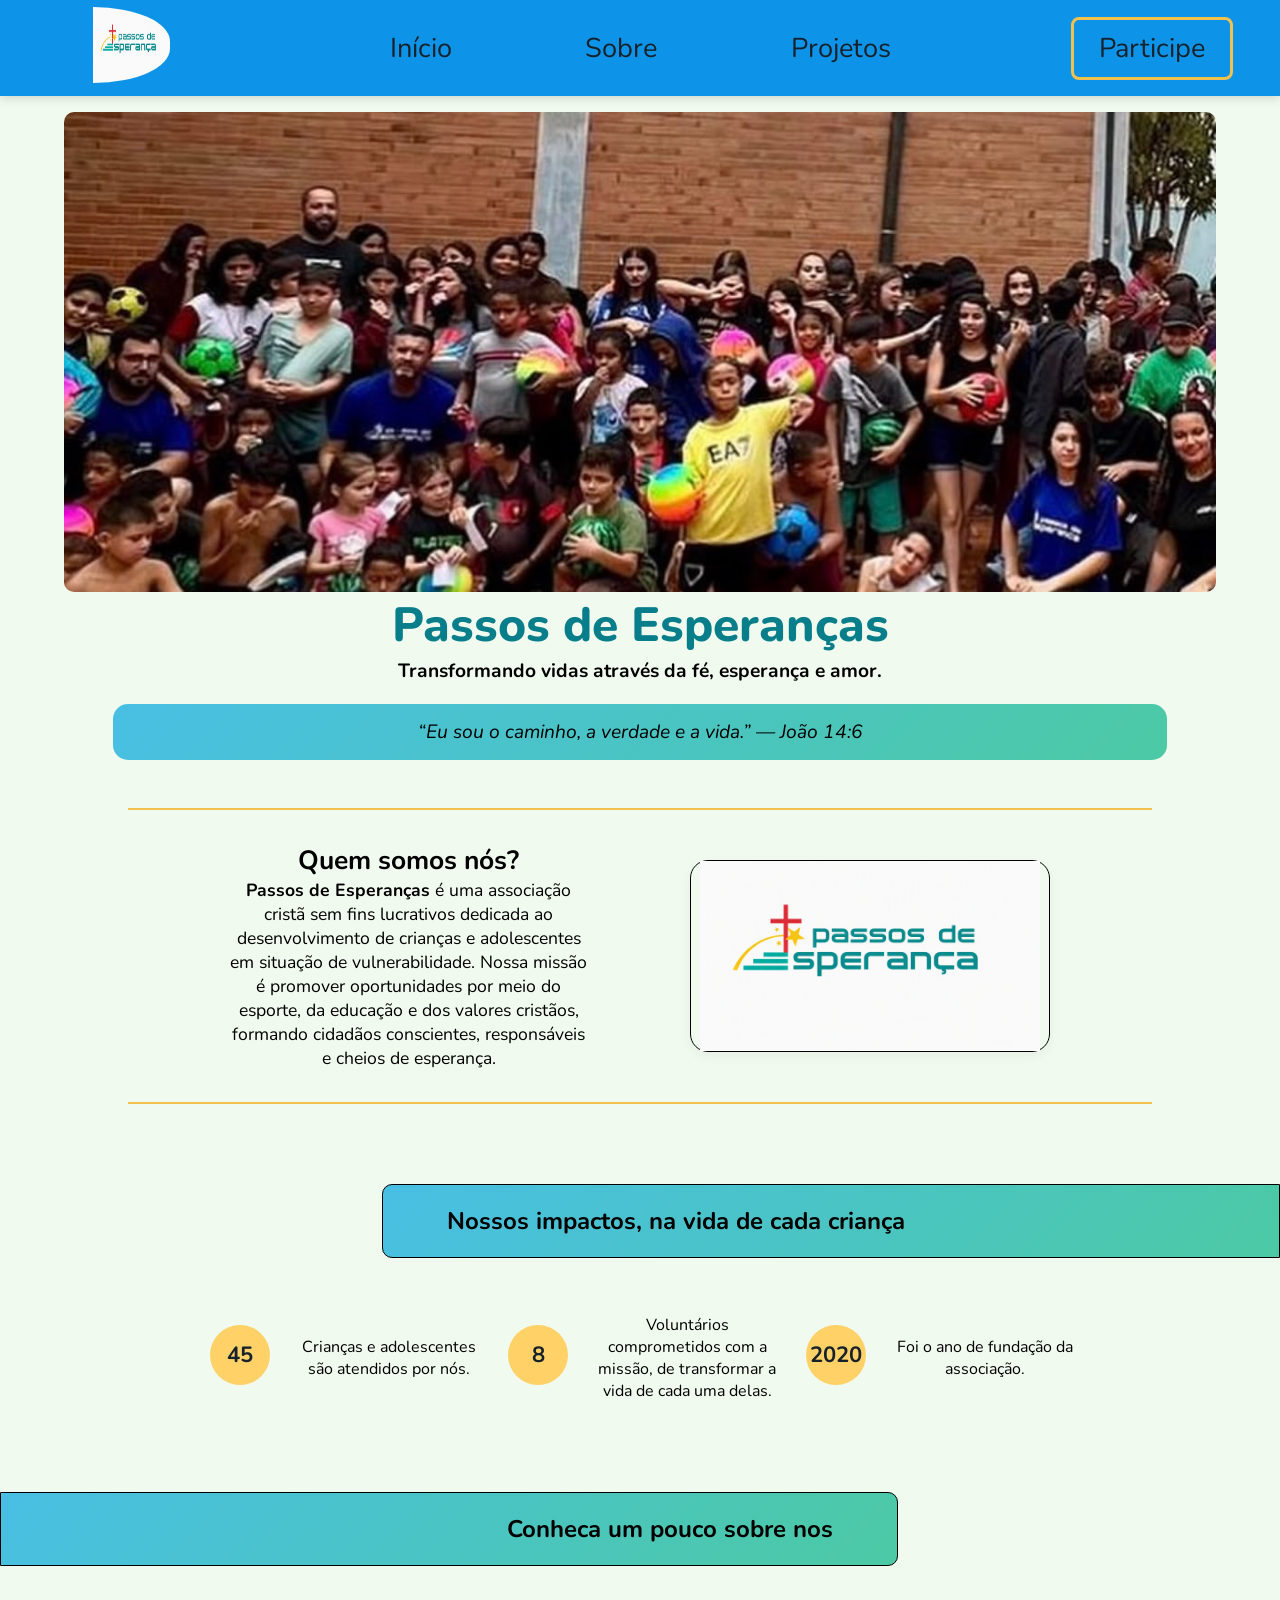
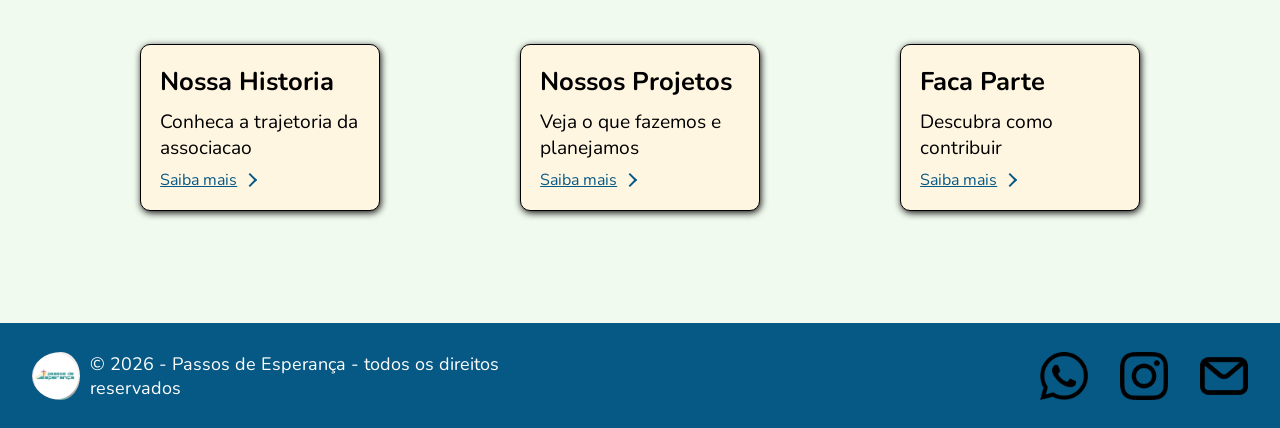
<file: Public/index.html>
<!DOCTYPE html>
<html lang="pt-BR">
<head>
    <meta charset="UTF-8">
    <meta name="viewport" content="width=device-width, initial-scale=1.0">
    <link rel="stylesheet" href="../Resources/Css/index.css">
    <link rel="icon" type="image/png" href="../Resources/Images/logo.png">
    <title>Passos de Esperanças</title>
</head>
<body>
    <header>
        <div class="hero_logo">
            <a href="index.html">
                <img src="../Resources/Images/logo.png">
            </a>
        </div>
        <div class="hero_links">
            <a href="index.html">Início</a>
            <a href="sobre.html">Sobre</a>
            <a href="projeto.html">Projetos</a>
        </div>
        <div class="hero_part">
            <a href="partcipe.html">Participe</a>
        </div>
    </header>
    <main>
        <div class="introducao">
            <div class="painel_fotos">
                <img src="../Resources/Images/foto1.jpeg" class="foto ativa">
                <img src="../Resources/Images/foto2.jpeg" class="foto">
            </div>
            <h1>Passos de Esperanças</h1>
            <p><strong>Transformando vidas através da fé, esperança e amor.</strong></p>
            <blockquote>
                <p>“Eu sou o caminho, a verdade e a vida.” — João 14:6</p>
            </blockquote>
        </div>
        <div class="quem_somos_div">
            <div class="quem_somos_texto">
                <h2>Quem somos nós?</h2>
                <p>
                    <strong>Passos de Esperanças</strong> é uma associação cristã sem fins lucrativos
                    dedicada ao desenvolvimento de crianças e adolescentes em situação de vulnerabilidade.
                    Nossa missão é promover oportunidades por meio do esporte, da educação e dos valores
                    cristãos, formando cidadãos conscientes, responsáveis e cheios de esperança.
                </p>
            </div>
            <div class="quem_somos_foto">
                <img src="../Resources/Images/logo.png" alt="Logo Passos de Esperança">
            </div>
        </div>
        <div class="impacto">
            <div class="impacto_line_config">
                <div class="impacto_line">
                    <h2>Nossos impactos, na vida de cada criança</h2>
                </div>
            </div>
            <div class="impacto_cont">
                <h3>45</h3>
                <p>Crianças e adolescentes são atendidos por nós.</p>
                <h3>8</h3>
                <p>Voluntários comprometidos com a missão, 
                    de transformar a vida de cada uma delas.
                </p>
                <h3>2020</h3>
                <p>Foi o ano de fundação da associação.</p>
            </div>
        </div>
        <div class="sobre">
            <div class="listra_fill">
                <div class="listra_fill_bac">
                    <h2>Conheca um pouco sobre nos</h2>
                </div>
            </div>
            <div class="sobre_cards">
                <div class="sobre_card">
                    <h2>Nossa Historia</h2>
                    <p>Conheca a trajetoria da associacao</p>
                    <a href="sobre.html" class="link-seta">Saiba mais <span class="seta"></span></a>
                </div>
                <div class="sobre_card">
                    <h2>Nossos Projetos</h2>
                    <p>Veja o que fazemos e planejamos</p>
                    <a href="projeto.html" class="link-seta">Saiba mais <span class="seta"></span></a>
                </div>
                <div class="sobre_card">
                    <h2>Faca Parte</h2>
                    <p>Descubra como contribuir</p>
                    <a href="partcipe.html" class="link-seta">Saiba mais <span class="seta"></span></a>
                </div>
            </div>
        </div>
        <script src="../Resources/Js/animation.js"></script>
    </main>
    <footer>
        <div class="direitos">
            <div class="direitos_cont">
                <img src="../Resources/Images/logorodape.jpeg">
                <p>© 2026 - Passos de Esperança - todos os direitos reservados</p>
            </div>
        </div>
        <div class="icons_foot">
            <div class="icons_foot_cont">
                <a href="https://wa.me/5518997844685" target="_blank">
                    <img class="icon_normal" src="../Resources/Images/whatsapp.png">
                    <img class="icon_hover" src="../Resources/Images/whatsapp-circle.png">
                </a>
                <a href="https://www.instagram.com/passosdeesperancaassis?stkn=MXU1dTA1ZWQzenB1bQ==" target="_blank">
                    <img class="icon_normal" src="../Resources/Images/instagram.png">
                    <img class="icon_hover" src="../Resources/Images/instagram-circle.png">
                </a>
                <a href="mailto:jcszneto@gmail.com" target="_blank">
                    <img class="icon_normal" src="../Resources/Images/o-email_circle.png">
                    <img class="icon_hover" src="../Resources/Images/o-email.png">
                </a>
            </div>
        </div>
    </footer>
</body>
</html>
</file>
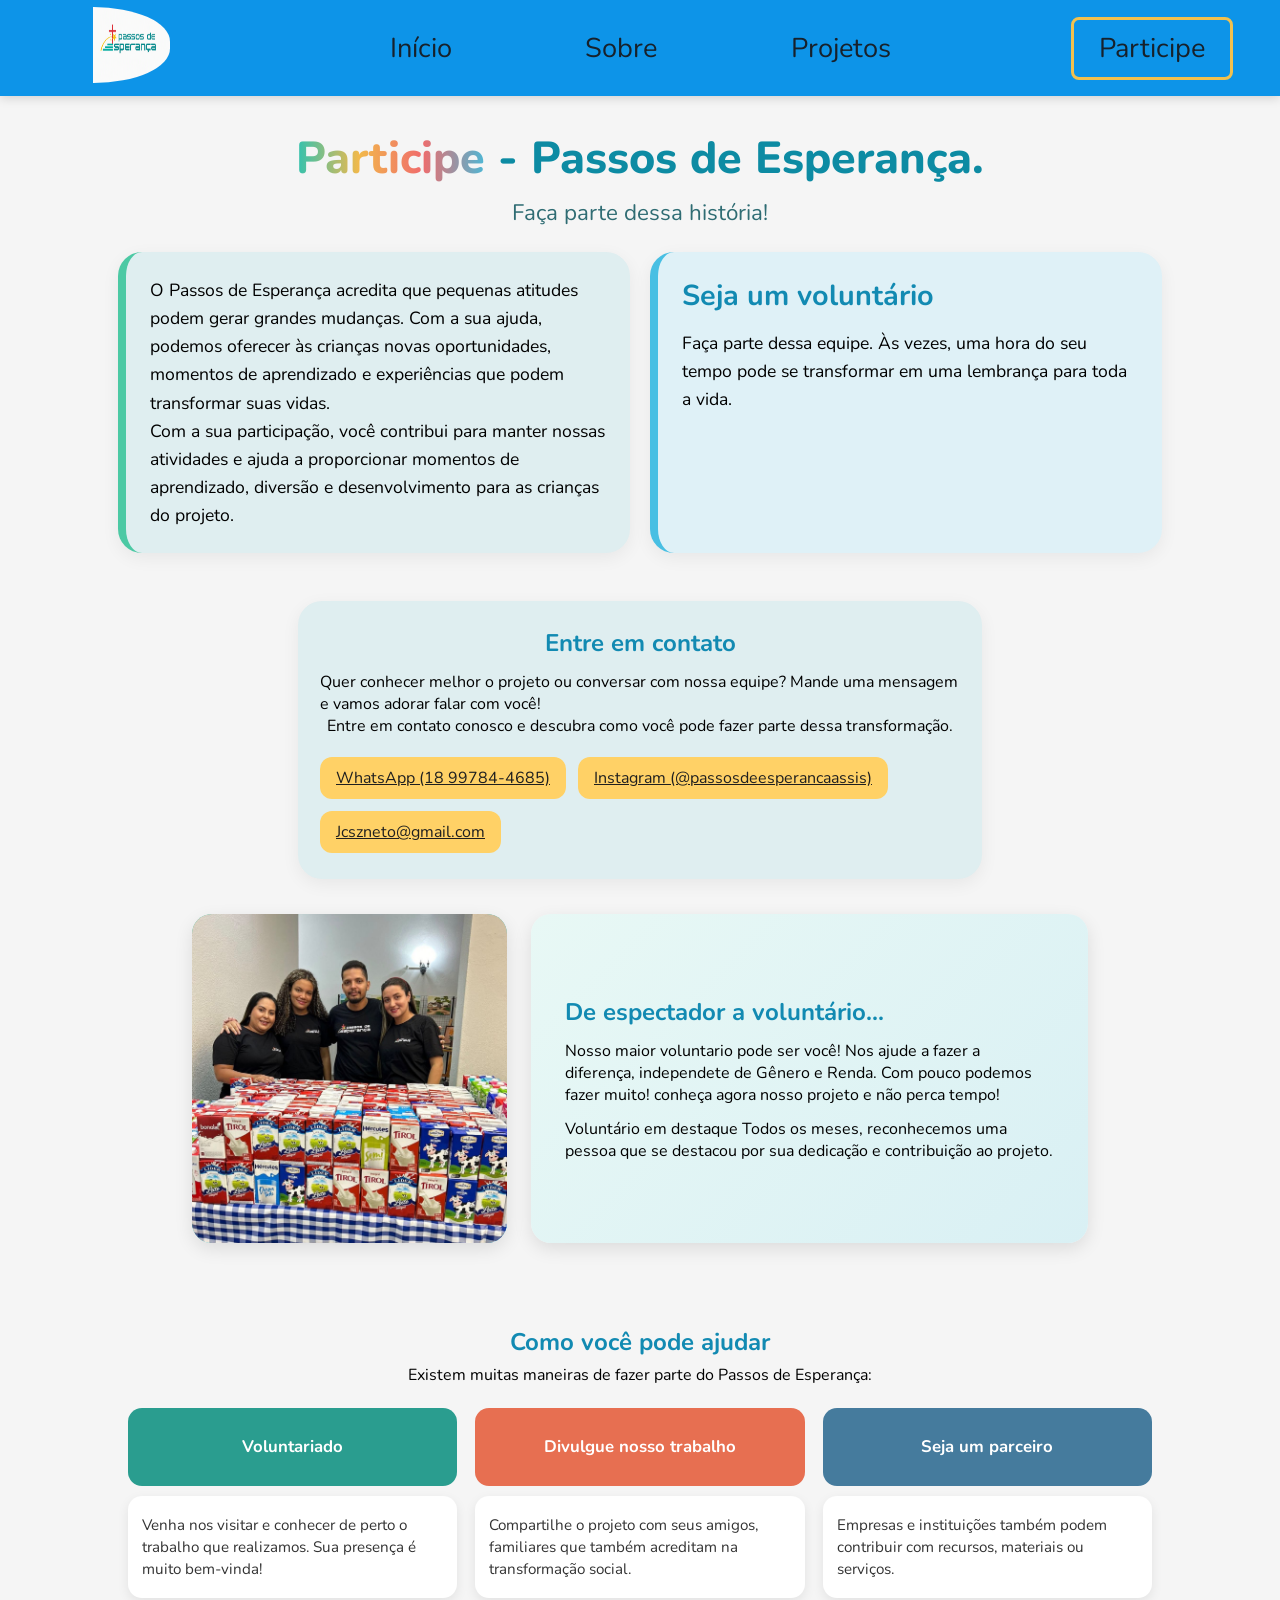
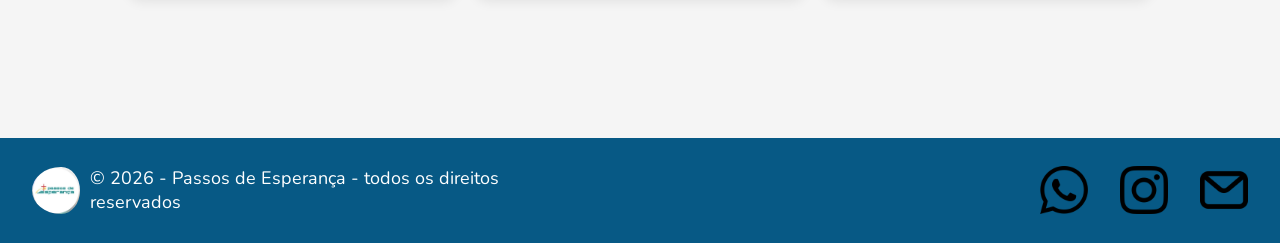
<file: Public/Partcipe.html>
<!DOCTYPE html>
<html lang="pt-br">
<head>
    <meta charset="UTF-8">
    <meta name="viewport" content="width=device-width, initial-scale=1.0">
    <link rel="stylesheet" href="../Resources/Css/part.css">
    <link rel="icon" type="image/png" href="../Resources/Images/logo.png">
    <title>Participe - Passos de Esperança</title>
</head>
<body>
    <header>
        <div class="hero_logo">
            <a href="index.html">
                <img src="../Resources/Images/logo.png">
            </a>
        </div>
        <div class="hero_links">
            <a href="index.html">Início</a>
            <a href="sobre.html">Sobre</a>
            <a href="projeto.html">Projetos</a>
        </div>
        <div class="hero_part">
            <a href="partcipe.html">Participe</a>
        </div>
    </header>
    <main>
        <div class="participe">
            <h1 class="participe-titulo">
                <span class="titulo-participe">Participe</span> - Passos de Esperança.
            </h1>
            <p class="participe-intro">
                Faça parte dessa história!
            </p>
        </div>
        <div class="participe_layout">
            <div class="participe_card participe_card_esquerda">
                <p>
                    O Passos de Esperança acredita que pequenas atitudes podem gerar grandes mudanças.
                    Com a sua ajuda, podemos oferecer às crianças novas oportunidades, momentos de
                    aprendizado e experiências que podem transformar suas vidas.
                </p>
                <p>
                    Com a sua participação, você contribui para manter nossas atividades e ajuda a
                    proporcionar momentos de aprendizado, diversão e desenvolvimento para as crianças
                    do projeto.
                </p>
            </div>
            <div class="participe_card participe_card_direita">
                <h2>Seja um voluntário</h2>
                <p>
                    Faça parte dessa equipe. Às vezes, uma hora do seu tempo pode se transformar em
                    uma lembrança para toda a vida.
                </p>
            </div>
        </div>
        <div class="contato">
            <div class="contato_card">
                <h2>
                    Entre em contato
                </h2>
                <p>
                    Quer conhecer melhor o projeto ou conversar com nossa equipe?
                    Mande uma mensagem e vamos adorar falar com você!
                </p>
                <p>
                    Entre em contato conosco e descubra como você pode fazer parte dessa transformação.
                </p>
                <div class="links_contato">
                    <a href="https://wa.me/5518997844685" target="_blank">
                        WhatsApp (18 99784-4685)
                    </a>
                    <a href="https://www.instagram.com/passosdeesperancaassis?stkn=MXU1dTA1ZWQzenB1bQ==" target="_blank">
                        Instagram (@passosdeesperancaassis)
                    </a>
                    <a href="mailto:Jcszneto@gmail.com">
                        Jcszneto@gmail.com
                    </a>
                </div>
            </div>
        </div>
        <div class="destaque">
            <div class="destaque_voluntario">
                <div class="foto_voluntario_card">
                    <img src="../Resources/Images/voluntarios.jpeg" alt="Foto do voluntário">
                </div>
                <div class="texto_voluntario_card">
                    <h2>
                        De espectador a voluntário...
                    </h2>
                    <p>
                        Nosso maior voluntario pode ser você! Nos ajude a fazer a diferença, 
                        independete de Gênero e Renda. Com pouco podemos fazer muito! 
                        conheça agora nosso projeto e não perca tempo!
                    </p>
                    <p>
                        Voluntário em destaque Todos os meses, 
                        reconhecemos uma pessoa que se destacou por sua dedicação e 
                        contribuição ao projeto.
                    </p>
                </div>
            </div>
        </div>
        <div class="ajuda">
            <div class="ajuda_section">
                <h2>Como você pode ajudar</h2>
                <p class="ajuda_intro">Existem muitas maneiras de fazer parte do Passos de Esperança:</p>

                <div class="ajuda_grid">
                    <article class="ajuda_item ajuda_voluntario">
                        <h3>Voluntariado</h3>
                        <p>
                            Venha nos visitar e conhecer de perto o trabalho que realizamos.
                            Sua presença é muito bem-vinda!
                        </p>
                    </article>
                    <article class="ajuda_item ajuda_divulgue">
                        <h3>Divulgue nosso trabalho</h3>
                        <p>Compartilhe o projeto com seus amigos,
                        familiares que também acreditam na transformação social.</p>
                    </article>
                    <article class="ajuda_item ajuda_parceiro">
                        <h3>Seja um parceiro</h3>
                        <p>Empresas e instituições também podem contribuir com recursos, 
                        materiais ou serviços.</p>
                    </article>
                </div>
            </div>
        </div>
    </main>
    <footer>
        <div class="direitos">
            <div class="direitos_cont">
                <img src="../Resources/Images/logorodape.jpeg">
                <p>© 2026 - Passos de Esperança - todos os direitos reservados</p>
            </div>
        </div>
        <div class="icons_foot">
            <div class="icons_foot_cont">
                <a href="https://wa.me/5518997844685" target="_blank">
                    <img class="icon_normal" src="../Resources/Images/whatsapp.png">
                    <img class="icon_hover" src="../Resources/Images/whatsapp-circle.png">
                </a>
                <a href="https://www.instagram.com/passosdeesperancaassis?stkn=MXU1dTA1ZWQzenB1bQ==" target="_blank">
                    <img class="icon_normal" src="../Resources/Images/instagram.png">
                    <img class="icon_hover" src="../Resources/Images/instagram-circle.png">
                </a>
                <a href="mailto:jcszneto@gmail.com" target="_blank">
                    <img class="icon_normal" src="../Resources/Images/o-email_circle.png">
                    <img class="icon_hover" src="../Resources/Images/o-email.png">
                </a>
            </div>
        </div>
    </footer>
</body>
</html>
</file>
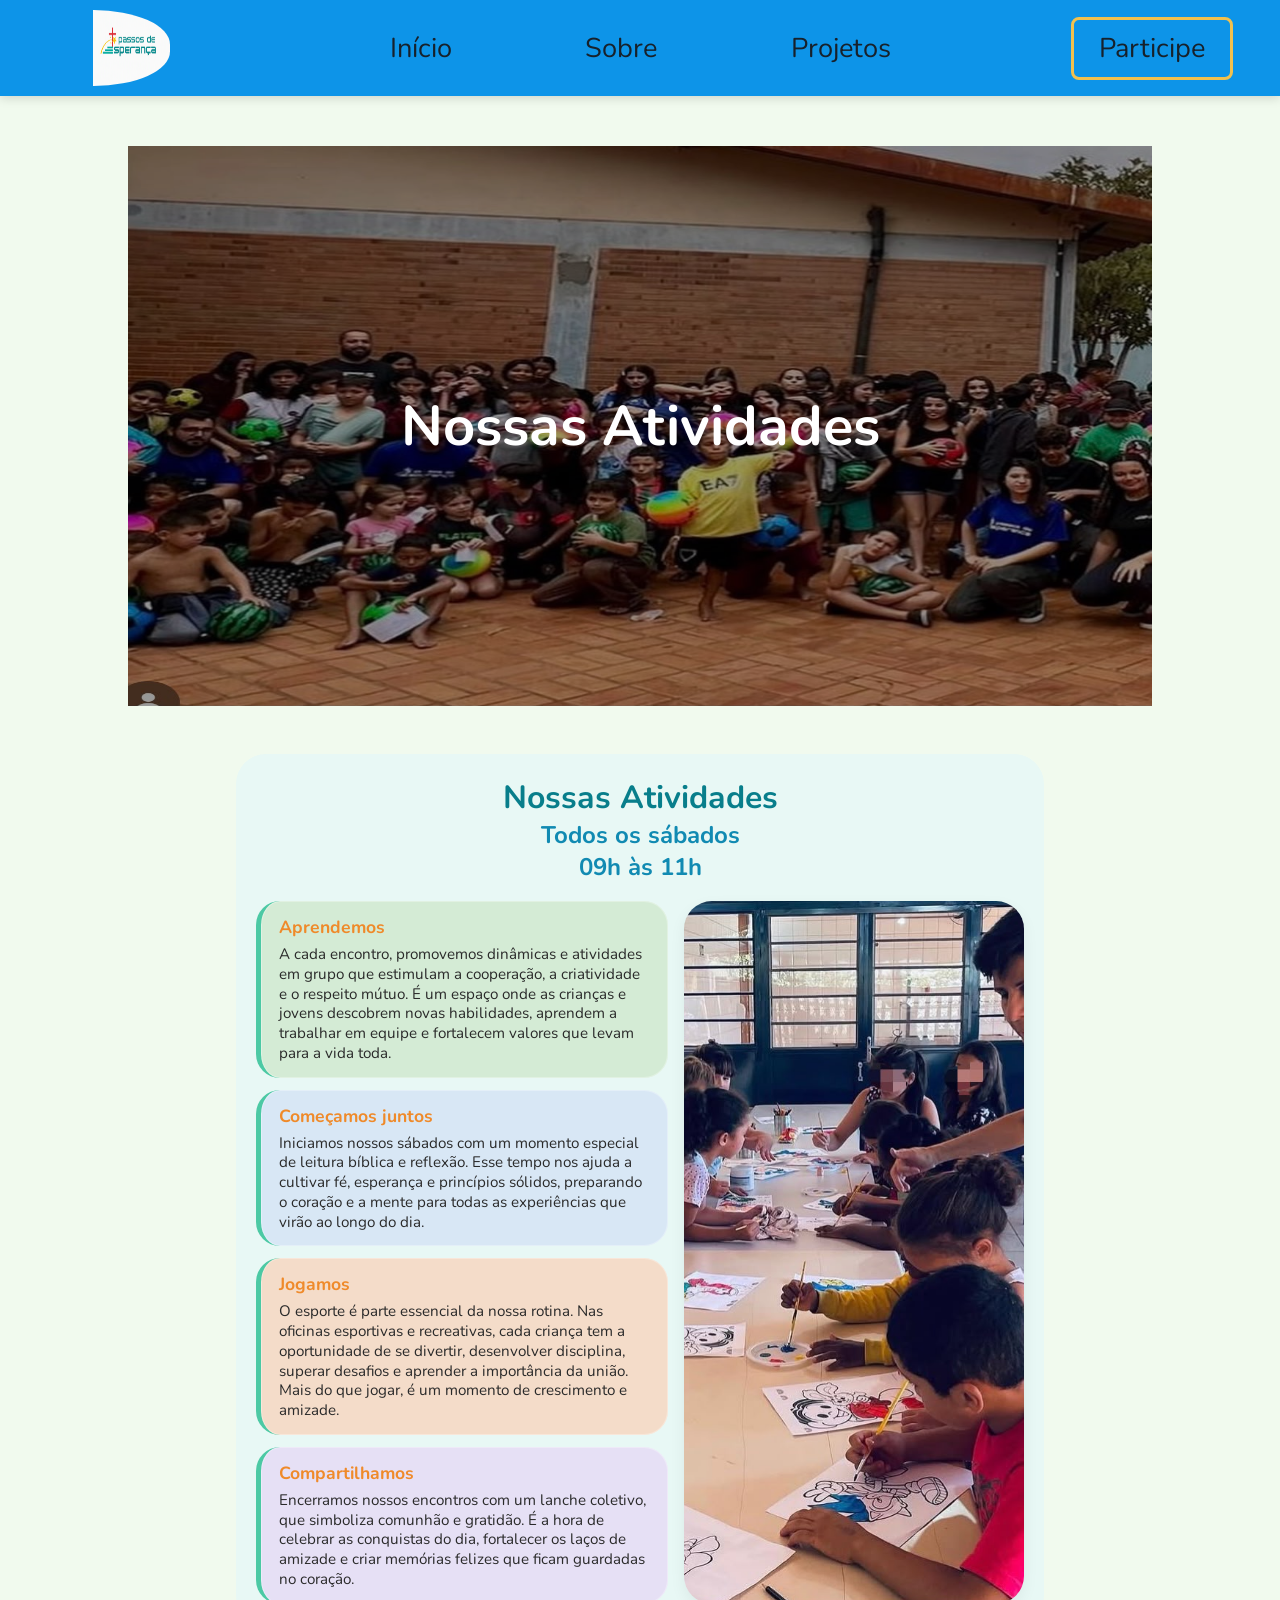
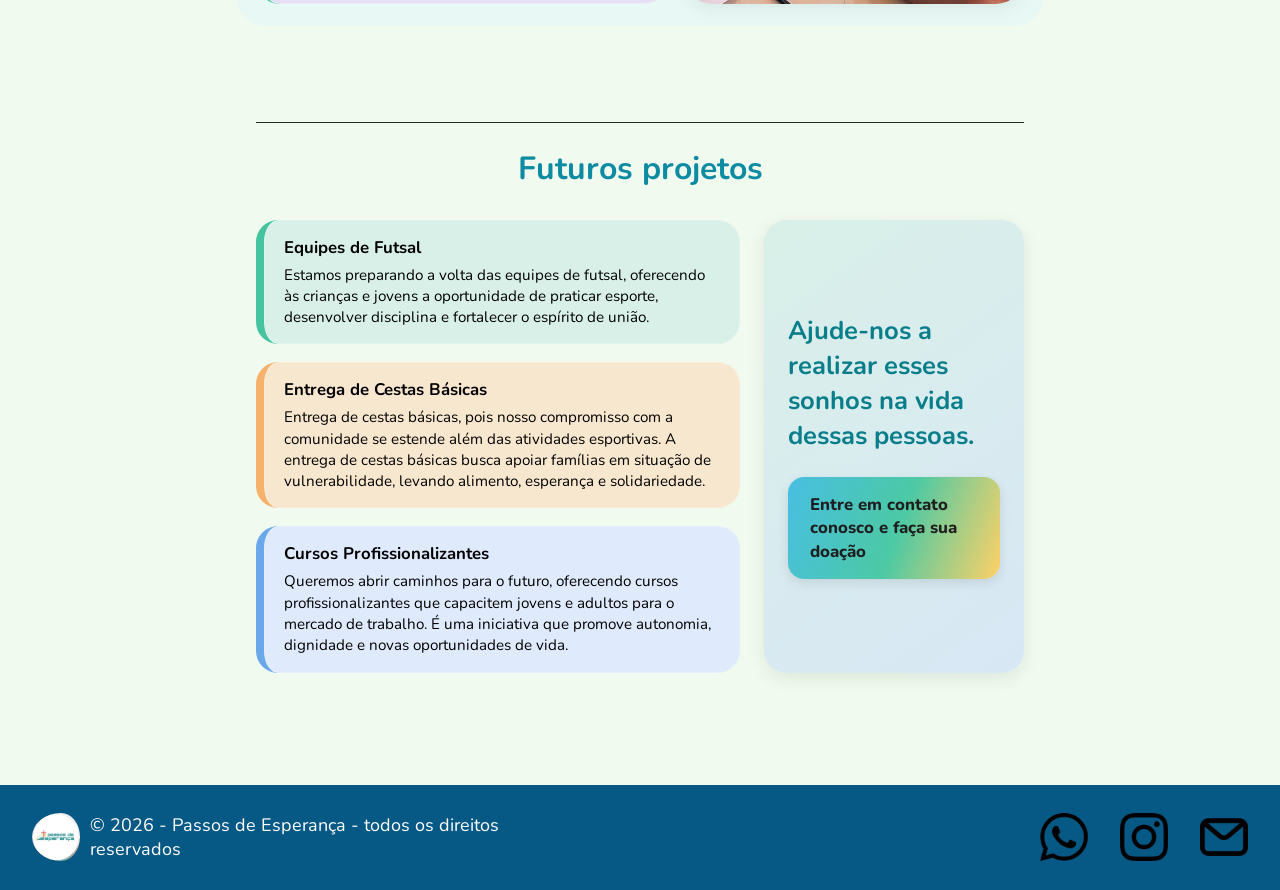
<file: Public/projeto.html>
!DOCTYPE html>
<html lang="pt-br">
<head>
    <meta charset="UTF-8">
    <meta name="viewport" content="width=device-width, initial-scale=1.0">
    <link rel="stylesheet" href="../Resources/Css/projeto.css">
    <link rel="icon" type="image/png" href="../Resources/Images/logo.png">
    <title>Projetos - Passos de Esperança</title>
</head>
<body>
    <header>
        <div class="hero_logo">
            <a href="index.html">
                <img src="../Resources/Images/logo.png">
            </a>
        </div>
        <div class="hero_links">
            <a href="index.html">Início</a>
            <a href="sobre.html">Sobre</a>
            <a href="projeto.html">Projetos</a>
        </div>
        <div class="hero_part">
            <a href="partcipe.html">Participe</a>
        </div>
    </header>
    <main>
        <div class="main_intro">
            <div class="main_intro_img">
                <img src="../Resources/Images/foto1.jpeg">
                <div class="main_intro_tex">
                    <h1>Nossas Atividades</h1>
                </div>
            </div>
        </div>
        <div class="atividades">
            <div class="atividades_section">
                <h1>Nossas Atividades</h1>
                <h2>Todos os sábados<br>
                    09h às 11h
                </h2>
                <div class="atividades_layout">
                    <div class="lista_atividades">
                        <div class="atividade_card card_1">
                            <h3>Aprendemos</h3>
                            <p>
                            A cada encontro, promovemos dinâmicas e atividades em grupo que estimulam a cooperação, 
                            a criatividade e o respeito mútuo. É um espaço onde as crianças e jovens descobrem novas habilidades, 
                            aprendem a trabalhar em equipe e fortalecem valores que levam para a vida toda.
                            </p>
                        </div>
                        <div class="atividade_card card_2">
                            <h3>Começamos juntos</h3>
                            <p>
                            Iniciamos nossos sábados com um momento especial de leitura bíblica e reflexão. 
                            Esse tempo nos ajuda a cultivar fé, esperança e princípios sólidos, 
                            preparando o coração e a mente para todas as experiências que virão ao longo do dia.
                            </p>
                        </div>
                        <div class="atividade_card card_3">
                            <h3>Jogamos</h3>
                            <p>
                            O esporte é parte essencial da nossa rotina. 
                            Nas oficinas esportivas e recreativas, cada criança tem a oportunidade de se divertir, 
                            desenvolver disciplina, superar desafios e aprender a importância da união. Mais do que jogar, 
                            é um momento de crescimento e amizade.
                            </p>
                        </div>
                        <div class="atividade_card card_4">
                            <h3>Compartilhamos</h3>
                            <p>
                            Encerramos nossos encontros com um lanche coletivo,
                            que simboliza comunhão e gratidão. É a hora de celebrar as conquistas do dia, 
                            fortalecer os laços de amizade e criar memórias felizes que ficam guardadas no coração.
                            </p>
                        </div>
                    </div>

                    <div class="atividade_imagem">
                      <img src="../Resources/Images/nossasativs.jpeg">
                    </div>
                </div>
            </div>
        </div>
        <div class="projetos">
            <div class="projetos_section">
                <h1>Futuros projetos</h1>
                <div class="projetos_layout">
                    <div class="lista_projetos">
                        <article class="projeto_card projeto_1">
                            <h3>Equipes de Futsal</h3>
                            <p>
                             Estamos preparando a volta das equipes de futsal, 
                             oferecendo às crianças e jovens a oportunidade de praticar esporte,
                             desenvolver disciplina e fortalecer o espírito de união.
                            </p>
                        </article>
                        <article class="projeto_card projeto_2">
                            <h3>Entrega de Cestas Básicas</h3>
                            <p>
                             Entrega de cestas básicas, pois nosso compromisso com a comunidade se 
                             estende além das atividades esportivas. 
                             A entrega de cestas básicas busca apoiar famílias em situação de vulnerabilidade, 
                             levando alimento, esperança e solidariedade.
                            </p>
                        </article>
                        <article class="projeto_card projeto_3">
                            <h3>Cursos Profissionalizantes</h3>
                            <p>
                             Queremos abrir caminhos para o futuro, 
                             oferecendo cursos profissionalizantes que capacitem jovens e
                             adultos para o mercado de trabalho. 
                             É uma iniciativa que promove autonomia, dignidade e novas oportunidades de vida.
                            </p>
                        </article>
                    </div>
                    <div class="doacao_card">
                        <h2>Ajude-nos a realizar esses sonhos na vida dessas pessoas.</h2>
                        <a class="doacao_botao" href="https://wa.me/5518997844685" target="_blank" rel="noopener noreferrer">
                            Entre em contato conosco e faça sua doação
                        </a>
                    </div>
                </div>
            </div>
        </div>
    </main>
    <footer>
        <div class="direitos">
            <div class="direitos_cont">
                <img src="../Resources/Images/logorodape.jpeg">
                <p>© 2026 - Passos de Esperança - todos os direitos reservados</p>
            </div>
        </div>
        <div class="icons_foot">
            <div class="icons_foot_cont">
                <a href="https://wa.me/5518997844685" target="_blank">
                    <img class="icon_normal" src="../Resources/Images/whatsapp.png">
                    <img class="icon_hover" src="../Resources/Images/whatsapp-circle.png">
                </a>
                <a href="https://www.instagram.com/passosdeesperancaassis?stkn=MXU1dTA1ZWQzenB1bQ==" target="_blank">
                    <img class="icon_normal" src="../Resources/Images/instagram.png">
                    <img class="icon_hover" src="../Resources/Images/instagram-circle.png">
                </a>
                <a href="mailto:jcszneto@gmail.com" target="_blank">
                    <img class="icon_normal" src="../Resources/Images/o-email_circle.png">
                    <img class="icon_hover" src="../Resources/Images/o-email.png">
                </a>
            </div>
        </div>
    </footer>
</body>
</html>
</file>
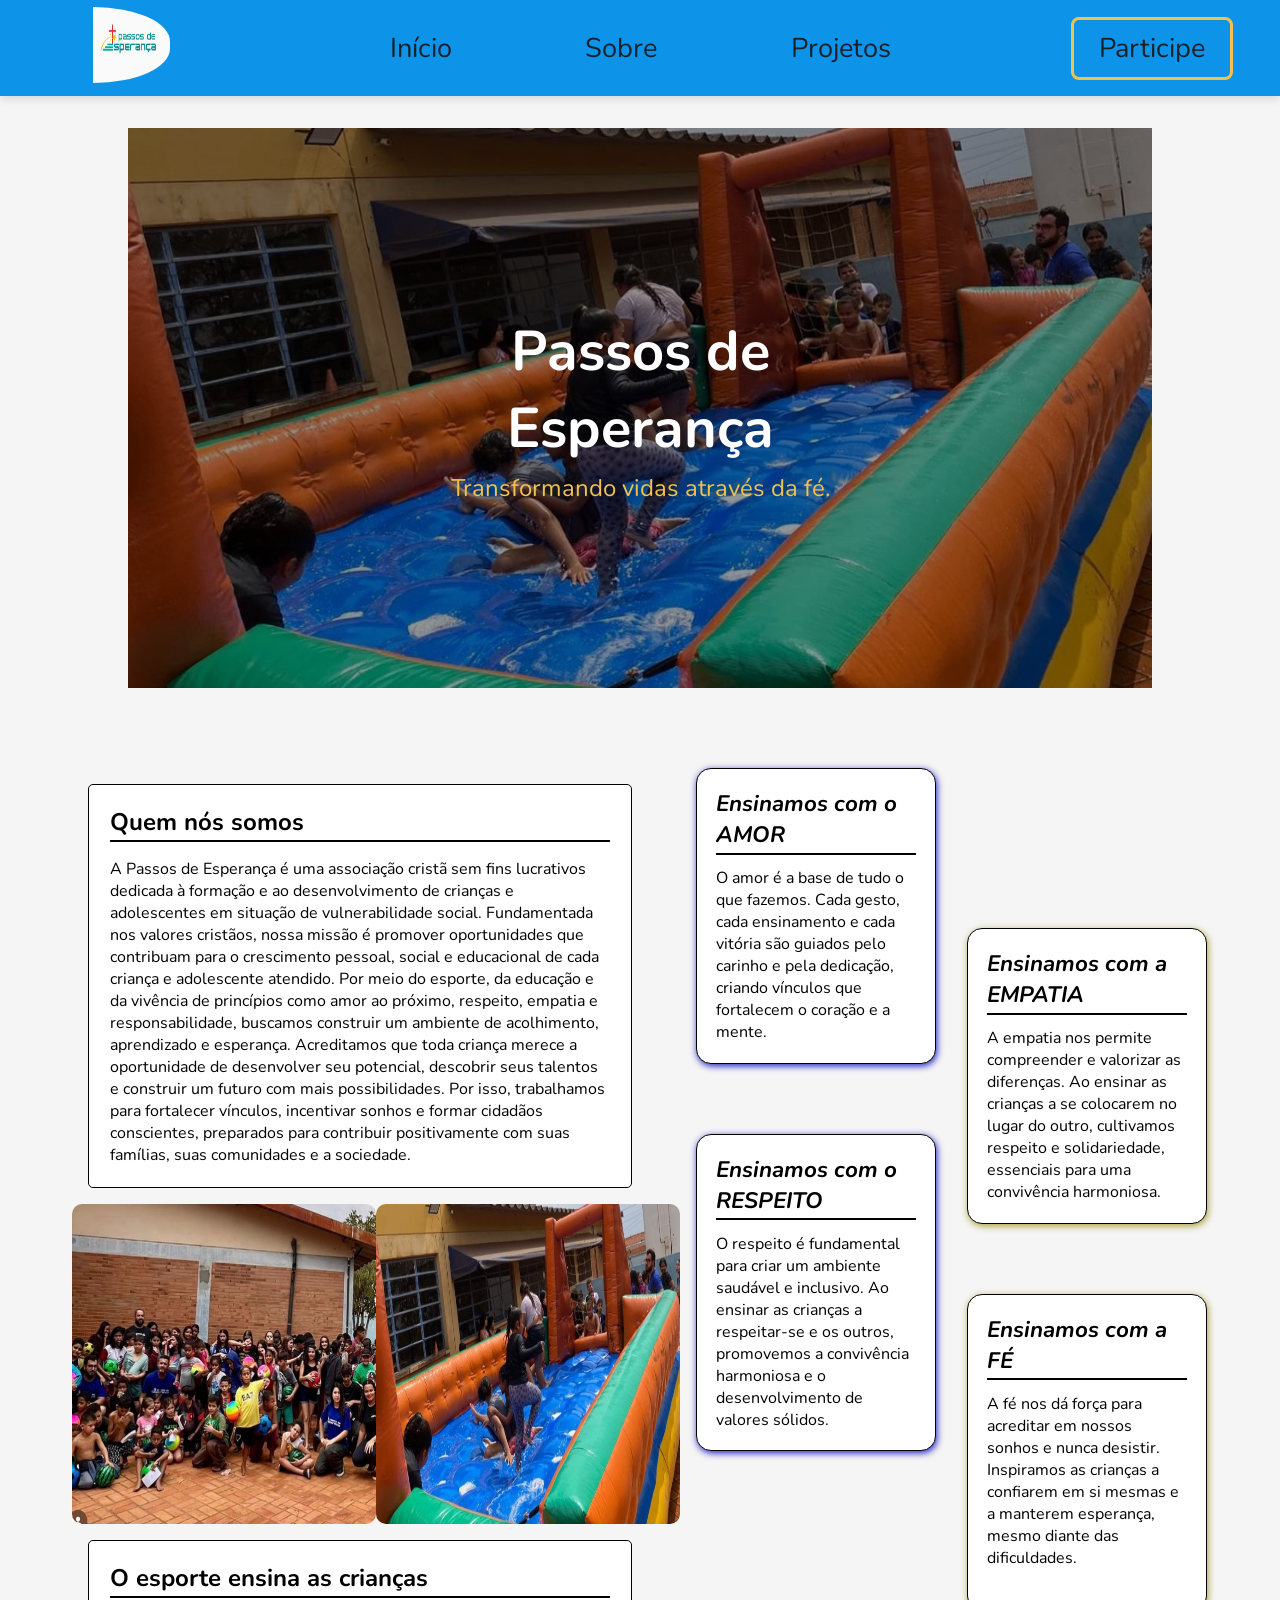
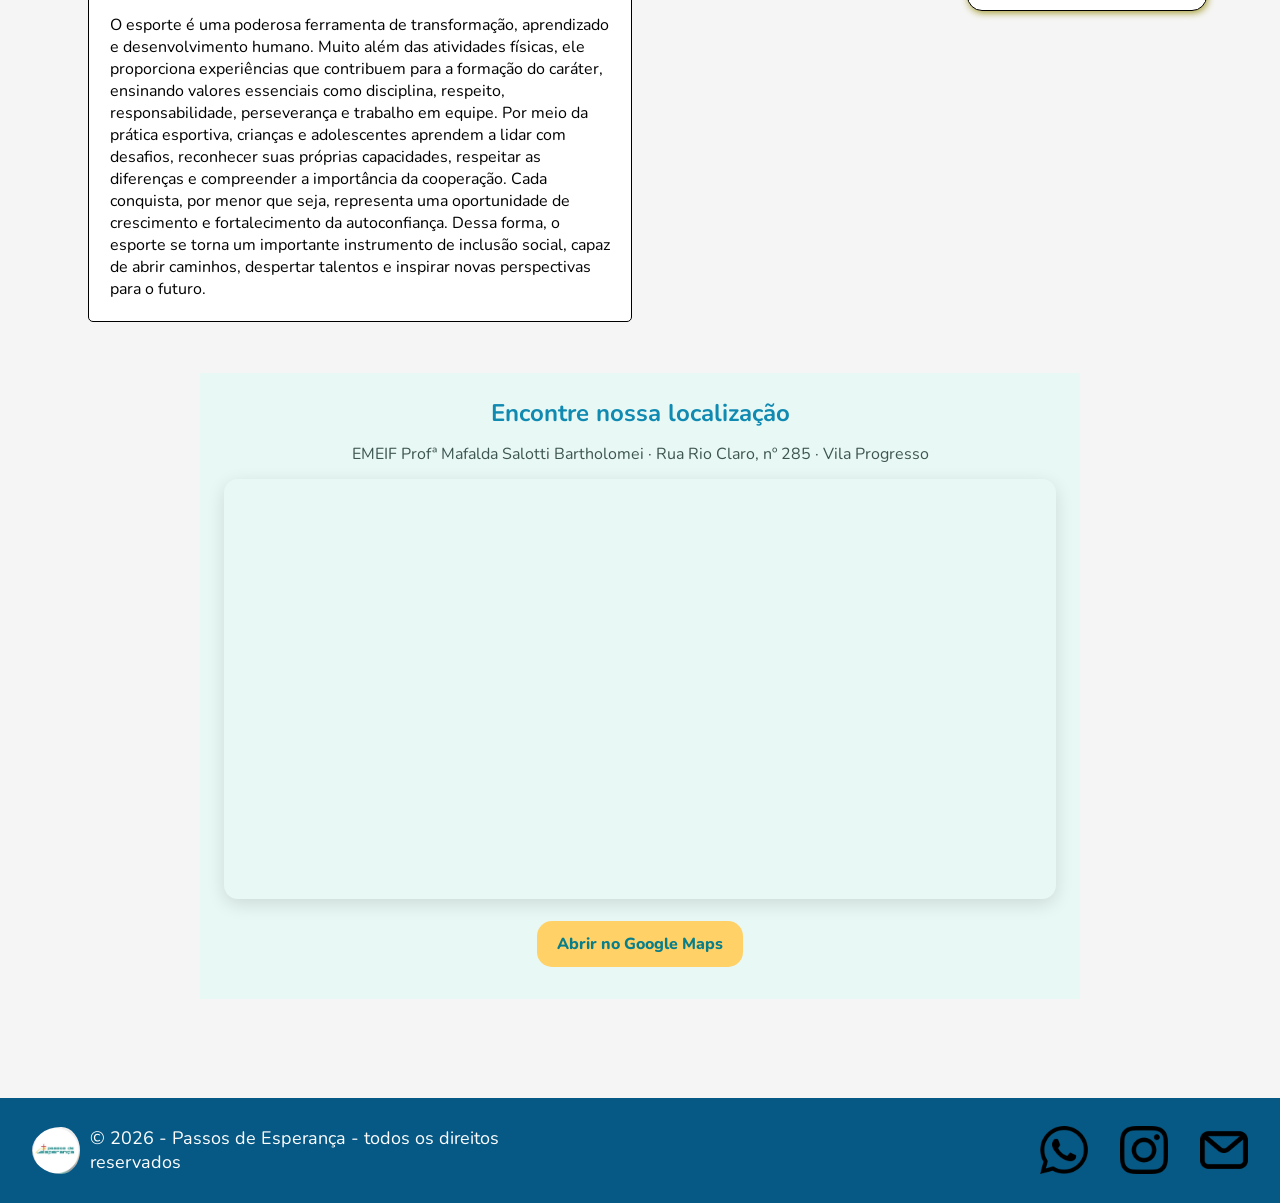
<file: Public/sobre.html>
<!DOCTYPE html>
<html lang="pt-br">
<head>
    <meta charset="UTF-8">
    <meta name="viewport" content="width=device-width, initial-scale=1.0">
    <link rel="stylesheet" href="../Resources/Css/sobre.css">
    <link rel="icon" type="image/png" href="../Resources/Images/logo.png">
    <title>Sobre - Passos de Esperança</title>
</head>
<body>
    <header>
        <div class="hero_logo">
            <a href="index.html">
                <img src="../Resources/Images/logo.png">
            </a>
        </div>
        <div class="hero_links">
            <a href="index.html">Início</a>
            <a href="sobre.html">Sobre</a>
            <a href="projeto.html">Projetos</a>
        </div>
        <div class="hero_part">
            <a href="partcipe.html">Participe</a>
        </div>
    </header>
    <main>
        <div class="main_intro">
            <div class="main_intro_img">
                <img src="../Resources/Images/foto2.jpeg">
                <div class="main_intro_tex">
                    <h1>Passos de Esperança</h1>
                    <p>Transformando vidas através da fé.</p>
                </div>
            </div>
        </div>
        <div class="main_section">
            <div class="desc">
                <div class="desc_text">
                    <h2>Quem nós somos</h2><hr>
                    <p>A Passos de Esperança é uma associação cristã sem fins lucrativos dedicada à formação e ao desenvolvimento de crianças e adolescentes em situação de vulnerabilidade social. Fundamentada nos valores cristãos, nossa missão é promover oportunidades que contribuam para o crescimento pessoal, social e educacional de cada criança e adolescente atendido. Por meio do esporte, da educação e da vivência de princípios como amor ao próximo, respeito, empatia e responsabilidade, buscamos construir um ambiente de acolhimento, aprendizado e esperança. Acreditamos que toda criança merece a oportunidade de desenvolver seu potencial, descobrir seus talentos e construir um futuro com mais possibilidades. Por isso, trabalhamos para fortalecer vínculos, incentivar sonhos e formar cidadãos conscientes, preparados para contribuir positivamente com suas famílias, suas comunidades e a sociedade.</p>
                </div>
                <div class="desc_images">
                    <img src="../Resources/Images/foto1.jpeg">
                    <img src="../Resources/Images/foto2.jpeg">
                </div>
                <div class="desc_text">
                    <h2>O esporte ensina as crianças</h2><hr>
                    <p>O esporte é uma poderosa ferramenta de transformação, aprendizado e desenvolvimento humano. Muito além das atividades físicas, ele proporciona experiências que contribuem para a formação do caráter, ensinando valores essenciais como disciplina, respeito, responsabilidade, perseverança e trabalho em equipe. Por meio da prática esportiva, crianças e adolescentes aprendem a lidar com desafios, reconhecer suas próprias capacidades, respeitar as diferenças e compreender a importância da cooperação. Cada conquista, por menor que seja, representa uma oportunidade de crescimento e fortalecimento da autoconfiança. Dessa forma, o esporte se torna um importante instrumento de inclusão social, capaz de abrir caminhos, despertar talentos e inspirar novas perspectivas para o futuro.</p>
                </div>
            </div>
            <div class="cards">
                <div class="card valor_amarelo">
                    <h1>Ensinamos com o AMOR</h1><hr>
                    <p>O amor é a base de tudo o que fazemos. Cada gesto, cada ensinamento e cada vitória são guiados pelo carinho e pela dedicação, criando vínculos que fortalecem o coração e a mente.</p>
                </div>
                <div class="card valor_azul">
                    <h1>Ensinamos com a EMPATIA</h1><hr>
                    <p>A empatia nos permite compreender e valorizar as diferenças. Ao ensinar as crianças a se colocarem no lugar do outro, cultivamos respeito e solidariedade, essenciais para uma convivência harmoniosa.</p>
                </div>
                <div class="card valor_amarelo">
                    <h1>Ensinamos com o RESPEITO</h1><hr>
                    <p>O respeito é fundamental para criar um ambiente saudável e inclusivo. Ao ensinar as crianças a respeitar-se e os outros, promovemos a convivência harmoniosa e o desenvolvimento de valores sólidos.</p>
                </div>
                <div class="card valor_azul">
                    <h1>Ensinamos com a FÉ</h1><hr>
                    <p>A fé nos dá força para acreditar em nossos sonhos e nunca desistir. Inspiramos as crianças a confiarem em si mesmas e a manterem esperança, mesmo diante das dificuldades.</p>
                </div>
            </div>
        </div>
        <div class="localizacao">
            <div class="localizacao_section" aria-labelledby="localizacao_titulo">
                <h2 id="localizacao_titulo">Encontre nossa localização</h2>
                <p class="localizacao_endereco">
                EMEIF Profª Mafalda Salotti Bartholomei · Rua Rio Claro, nº 285 · Vila Progresso
                </p>
                <div class="mapa_container">
                    <iframe
                        src="https://www.google.com/maps?q=EMEIF+Prof%C2%AA+Mafalda+Salotti+Bartholomei,+Rua+Rio+Claro,+285,+Vila+Progresso,+Assis,+SP&output=embed"
                        title="Mapa da EMEIF Profª Mafalda Salotti Bartholomei, em Vila Progresso"
                        loading="lazy"
                        referrerpolicy="no-referrer-when-downgrade"
                        allowfullscreen>
                    </iframe>
                </div>
                <a class="localizacao_link" href="https://www.google.com/maps/search/?api=1&query=EMEIF+Prof%C2%AA+Mafalda+Salotti+Bartholomei,+Rua+Rio+Claro,+285,+Vila+Progresso,+Assis,+SP" target="_blank" rel="noopener noreferrer">
                    Abrir no Google Maps
                </a>
            </div>
        </div>
    </main>
    <footer>
        <div class="direitos">
            <div class="direitos_cont">
                <img src="../Resources/Images/logorodape.jpeg">
                <p>© 2026 - Passos de Esperança - todos os direitos reservados</p>
            </div>
        </div>
        <div class="icons_foot">
            <div class="icons_foot_cont">
                <a href="https://wa.me/5518997844685" target="_blank">
                    <img class="icon_normal" src="../Resources/Images/whatsapp.png">
                    <img class="icon_hover" src="../Resources/Images/whatsapp-circle.png">
                </a>
                <a href="https://www.instagram.com/passosdeesperancaassis?stkn=MXU1dTA1ZWQzenB1bQ==" target="_blank">
                    <img class="icon_normal" src="../Resources/Images/instagram.png">
                    <img class="icon_hover" src="../Resources/Images/instagram-circle.png">
                </a>
                <a href="mailto:jcszneto@gmail.com" target="_blank">
                    <img class="icon_normal" src="../Resources/Images/o-email_circle.png">
                    <img class="icon_hover" src="../Resources/Images/o-email.png">
                </a>
            </div>
        </div>
    </footer>
</body>
</html>
</file>
<file: Resources/Css/index.css>
@import url('https://fonts.googleapis.com/css2?family=Nunito:ital,wght@0,200..1000;1,200..1000&display=swap');
* {
    margin: 0;
    padding: 0;
}
body,html {
    background-color: #f1faee;
    overflow-x: clip;
}
/* HEADER */
header{
    font-family: "NUNITO";
    background-color: #0D94E8;
    width: 100%;
    height: 6rem;
    display: flex;
    justify-content: center;
    position: fixed;
    top: 0;
    left: 0;
    z-index: 1000;
    box-shadow: 0 2px 10px rgba(0, 0, 0, 0.15);
}
.hero_logo {
    width: 20%;
    height: 100%;
    display: flex;
    justify-content: flex-start;
    align-items: center;
}
.hero_logo img {
    width: 4.8rem;
    height: 4.8rem;
    border-radius: 45%;
    padding: 0 0 0 5.8rem;
}
.hero_links {
    width: 60%;
    height: 100%;
    display: flex;
    align-items: center;
    justify-content: space-evenly;
}
.hero_links a {
    color: #17212B;
    font-size: 1.7rem;
    text-decoration: none;
    transition: 0.3s;
}
.hero_links a:hover{
    color: #F2C14E;
}
.hero_part {
    width: 20%;
    height: 100%;
    display: flex;
    align-items: center;
    justify-content: center;
}
.hero_part a {
    display: inline-block;
    font-size: 1.7rem;
    background-color: transparent;
    border: 3px solid #F2C14E;
    border-radius: 8px;
    color: #17212B;
    padding: 10px 25px;
    cursor: pointer;
    transition: 0.3s;
    text-decoration: none;
}
.hero_part a:hover{
    background-color: #F2C14E;
    border: 3px solid #17212B;
}
/* MAIN */
main {
    width: 100%;
    font-family: "NUNITO";
    margin-top: 7rem;
    display: flex;
    flex-direction: column;
    align-items: center;
}
.painel_fotos {
    position: relative;
    width: 90%;
    height: 30rem;
    overflow: hidden;
    border-radius: 10px;
}
.painel_fotos .foto.ativa {
    opacity: 1;
}
.painel_fotos .foto{
    position: absolute;
    width: 100%;
    height: 100%;
    object-fit: cover;

    opacity: 0;
    transition: opacity 1s ease-in-out;
}
.introducao {
    width: 100%;
    display: flex;
    flex-direction: column;
    align-items: center;
}
.introducao img {
    width: 90%;
    height: 30rem;
}
.introducao h1 {
    font-size: 3rem;
    font-weight: 800;
    color: #087E8B;
}
.introducao p {
    font-size: 1.2rem;
}
.introducao blockquote {
    text-align: center;
    margin-top: 20px;
    width: 80%;
    font-size: 1.1rem;
    font-style: italic;
    background: linear-gradient(135deg, #48BFE3, #4CC9A4);
    padding: 15px;
    border-radius: 15px;
}
hr {
    margin: 2rem 0 2rem 0;
    width: 90%;
    border: 2px solid #F2C14E;
    border-radius: 5px;
}
.quem_somos_div {
    border-top: 2px solid #F2C14E;
    border-bottom: 2px solid #F2C14E;
    padding: 2rem 0 2rem 0;
    margin-top: 3rem;
    width: 80%;
    display: flex;
    align-items: center;
    justify-content: space-evenly;
}
.quem_somos_texto {
    font-size: 1.1rem;
    width: 35%;
    text-align: center;
}
.quem_somos_foto {
    width: 35%;
    min-height: 190px;
    border: 1.7px solid #000000;
    border-radius: 18px;
    box-shadow: 0 4px 12px rgba(0, 0, 0, 0.05);
}
.quem_somos_foto img {
    display: block;
    width: 100%;
    height: 190px;
    object-fit: contain;
}
.impacto {
    margin-top: 5rem;
    width: 100%;
    text-align: center;
}
.impacto_line_config {
    display: flex;
    justify-content: end;
    width: 100%;
    height: 4.5rem;  
}
.impacto_line {
    display: flex;
    align-items: center;
    padding: 0 0 0 4rem;
    border-radius: 10px 0 0 10px;
    background: linear-gradient(135deg, #48BFE3, #4CC9A4);
    border: 0.7px solid #000000;
    width: 65%;
    height: 100%;

    transform: translateX(-100%);
    opacity: 0;
    transition: transform 1s cubic-bezier(0.16, 1, 0.3, 1), opacity 1s ease;
}
.impacto_line.animar {
    transform: translateX(0);
    opacity: 1;
}
.impacto_cont {
    width: 100%;
    margin-top: 3rem;
}
.impacto_cont h3 {
    display: inline-flex;
    width: 60px;
    height: 60px;
    margin: 15px;
    background-color: #FFD166;
    color: #17212B;
    border-radius: 50%;
    align-items: center;
    justify-content: center;
    font-size: 22px;
}
.impacto_cont p {
    display: inline-block;
    width: 180px;
    vertical-align: middle;
    margin: 10px;
}
.sobre {
    width: 100%;
    margin-top: 5rem;
}
.listra_fill {
    display: flex;
    justify-content: flex-start;
    width: 100%;
    height: 4.5rem;  
    margin-bottom: 5rem;
}
.listra_fill_bac {
    display: flex;
    align-items: center;
    padding: 0 4rem 0 0;
    border-radius: 0 10px 10px 0;
    border: 0.7px solid #000000;
    background: linear-gradient(135deg, #48BFE3, #4CC9A4);
    width: 65%;
    height: 100%;
    justify-content: end;

    transform: translateX(100%);
    opacity: 0;
    transition: transform 1s cubic-bezier(0.16, 1, 0.3, 1), opacity 1s ease;
}
.listra_fill_bac.animar {
    transform: translateX(0);
    opacity: 1;
}
.sobre_cards {
    width: 100%;
    display: flex;
    justify-content: space-evenly;
}
.sobre_card {
    border: 1.5px solid #000000;
    border-radius: 10px;
    width: 15rem;
    padding: 1.2rem;
    box-sizing: border-box;
    background-color: #fff6e2;
    box-shadow: 1px 2px 7px 0px rgb(17, 17, 19);
}
.sobre_card h2 {
    margin-bottom: 10px;
    font-size: 1.6rem;
}
.sobre_card p {
    font-size: 1.2rem;
    margin-bottom: 8px;
}
.link-seta {
    display: inline-flex;
    align-items: center;
    gap: 8px;
    color: #075985;
    text-decoration: underline;
}
.seta {
    width: 8px;
    height: 8px;
    border-top: 2px solid currentColor;
    border-right: 2px solid currentColor;
    transform: rotate(45deg);
    transition: transform 0.2s ease;
}
.link-seta:hover .seta {
    transform: translateX(4px) rotate(45deg);
}
/* footer */
footer {
    font-family: "NUNITO";
    background-color: #075985;
    margin-top: 7rem;
    width: 100%;
    height: 6.562rem;
    display: flex;
    flex-direction: row;
    align-items: center;
}
.direitos {
    width: 40%;
    height: 100%;
    display: flex;
    align-items: center;
}
.direitos_cont {
    margin-left: 2rem;
    display: flex;
    align-items: center;
    flex-direction: row;
}
.direitos img {
    border-radius: 100%;
    width: 3rem;
    padding-right: 10px;;
}
.direitos p {
    font-size: 18px;
    color: #ffffff;
}
.icons_foot {
    width: 60%;
    height: 100%;
    display: flex;
    align-items: center;
    justify-content: flex-end;
}
.icons_foot_cont {
    display: flex;
    flex-direction: row;
    align-items: center;
    margin-right: 2rem;
}
.icons_foot_cont a {
    position: relative;
    width: 3rem;
    height: 3rem;
    margin-left: 2rem;
}
.icons_foot_cont img {
    width: 3rem;
    position: absolute;
    top: 0;
    left: 0;
    transition: 0.4s;
}
.icon_hover {
    opacity: 0;
}
.icons_foot_cont a:hover .icon_normal {
    opacity: 0;
}
.icons_foot_cont a:hover .icon_hover {
    opacity: 1;
}
</file>
<file: Resources/Css/part.css>
@import url('https://fonts.googleapis.com/css2?family=Nunito:ital,wght@0,200..1000;1,200..1000&display=swap');
* {
    margin: 0;
    padding: 0;
}
body {
    background-color: whitesmoke;
}
/* HEADER */
header{
    font-family: "NUNITO";
    background-color: #0D94E8;
    width: 100%;
    height: 6rem;
    display: flex;
    justify-content: center;
    position: fixed;
    top: 0;
    left: 0;
    z-index: 1000;
    box-shadow: 0 2px 10px rgba(0, 0, 0, 0.15);
}
.hero_logo {
    width: 20%;
    height: 100%;
    display: flex;
    justify-content: flex-start;
    align-items: center;
}
.hero_logo img {
    width: 4.8rem;
    height: 4.8rem;
    border-radius: 45%;
    padding: 0 0 0 5.8rem;
}
.hero_links {
    width: 60%;
    height: 100%;
    display: flex;
    align-items: center;
    justify-content: space-evenly;
}
.hero_links a {
    color: #17212B;
    font-size: 1.7rem;
    text-decoration: none;
    transition: 0.3s;
}
.hero_links a:hover{
    color: #F2C14E;
}
.hero_part {
    width: 20%;
    height: 100%;
    display: flex;
    align-items: center;
    justify-content: center;
}
.hero_part a {
    display: inline-block;
    font-size: 1.7rem;
    background-color: transparent;
    border: 3px solid #F2C14E;
    border-radius: 8px;
    color: #17212B;
    padding: 10px 25px;
    cursor: pointer;
    transition: 0.3s;
    text-decoration: none;
}
.hero_part a:hover{
    background-color: #F2C14E;
    border: 3px solid #17212B;
}
main {
    font-family: "NUNITO";
    width: 100%;
    margin-top: 8rem;
    display: flex;
    flex-direction: column;
    align-items: center;
}
h2 {
    color: #128AB2;
}
.participe {
    width: 100%;
    display: flex;
    align-items: center;
    flex-direction: column;
}
.participe h1 {
    font-size: 2.8rem;
    font-weight: 800;
    color: #0d8ba3;
    margin-bottom: 8px;
}
.titulo-participe {
    background: linear-gradient(90deg, #30c2b0, #f2b94b, #f06c6c, #4db7d5);
    -webkit-background-clip: text;
    background-clip: text;
    color: transparent;
}
.participe-intro {
    margin-bottom: 24px;
    font-size: 1.4rem;
    color: #2f6c73;
}
.participe_layout{
    width: 100%;
    display: flex;
    gap: 20px;
    justify-content: center;
}
.participe_card {
    box-sizing: border-box;
    width: 40%;
    border-radius: 24px;
    padding: 24px;
    box-shadow: 0 5px 18px rgba(0,0,0,0.06);
}
.participe_card h2 {
    font-size: 1.8rem;
    margin-bottom: 14px;
}
.participe_card p {
    font-size: 1.1rem;
    line-height: 1.6;
    text-align: left;
}
.participe_card_esquerda {
    background-color: #dfeef0;
    border-left: 8px solid #4cc9a4;
}
.participe_card_direita {
    background-color: #dff1f7;
    border-left: 8px solid #48bfe3;
}
.contato {
    margin-top: 3rem;
    width: 100%;
    display: flex;
    flex-direction: column;
    align-items: center;
}
.contato_card {
    display: flex;
    flex-direction: column;
    align-items: center;
    width: 50%;
    background-color: #dfeef0;
    border-radius: 24px;
    padding: 26px 22px;
    box-shadow: 0 5px 18px rgba(0,0,0,0.06);
}
.contato_card h2 {
    margin-bottom: 12px;
}
.links_contato {
    display: flex;
    flex-wrap: wrap;
    gap: 12px;
    margin-top: 20px;
}
.links_contato a {
    background-color: #ffd166;
    color: #1f1f1f;
    border-radius: 12px;
    padding: 10px 16px;
    transition: 0.3s;
}
.links_contato a:hover {
    background-color: #1f1f1f;
    color: #ffd166;
}
.destaque {
    width: 100%;
    display: flex;
    align-items: center;
}
.destaque_voluntario {
    width: 70%;
    display: grid;
    grid-template-columns: minmax(240px, 0.85fr) minmax(0, 1.5fr);
    align-items: stretch;
    gap: 24px;
    margin: 35px auto;
    padding: 0;
    background: transparent;
    border-radius: 0;
    box-shadow: none;
}
.foto_voluntario_card,
.texto_voluntario_card {
    min-height: 260px;
    border-radius: 20px;
    box-shadow: 0 6px 18px rgba(0, 0, 0, 0.1);
}
.foto_voluntario_card {
    overflow: hidden;
    background: linear-gradient(135deg, #4cc9a4, #48bfe3);
}
.foto_voluntario_card img {
    width: 100%;
    height: 100%;
    min-height: 260px;
    display: block;
    object-fit: cover;
}
.texto_voluntario_card {
    display: flex;
    flex-direction: column;
    justify-content: center;
    padding: 28px 34px;
    background: linear-gradient(135deg, #e8f8f5, #d9f0f4);
}
.texto_voluntario_card h2,
.texto_voluntario_card p {
    margin-bottom: 12px;
}
.texto_voluntario_card p:last-child {
    margin-bottom: 0;
}
.ajuda {
    margin-top: 3rem;
    width: 100%;
    display: flex;
    flex-direction: column;
    align-items: center;
}
.ajuda_section {
    width: 80%;
    display: flex;
    flex-direction: column;
    align-items: center;
    padding: 0 20px 28px;
    background: transparent;
    border-radius: 0;
    box-shadow: none;
}
.ajuda_section h2 {
    margin-bottom: 6px;
}
.ajuda_intro {
    margin-bottom: 22px;
}
.ajuda_grid {
    display: grid;
    grid-template-columns: repeat(3, minmax(0, 1fr));
    gap: 18px;
    align-items: start;
    justify-content: center;
}
.ajuda_grid article:hover {
    transform: translateY(-4px);
    transition: 0.3s;
}
.ajuda_item {
    display: flex;
    flex-direction: column;
    gap: 10px;
    margin: 0;
    padding: 0;
    background: transparent;
    border: 0;
}

.ajuda_item h3 {
    min-height: 58px;
    display: flex;
    align-items: center;
    justify-content: center;
    margin: 0;
    padding: 10px;
    border-radius: 14px;
    color: #ffffff;
    font-size: 1.05rem;
    line-height: 1.2;
}

.ajuda_item p {
    flex: 1;
    margin: 0;
    padding: 18px 14px;
    display: flex;
    align-items: center;
    justify-content: center;
    border-radius: 14px;
    background-color: #ffffff;
    color: #333333;
    box-shadow: 0 4px 12px rgba(0, 0, 0, 0.08);
    font-size: 0.95rem;
    line-height: 1.45;
}

.ajuda_voluntario h3 { background-color: #2a9d8f; }
.ajuda_divulgue h3   { background-color: #e76f51; }
.ajuda_parceiro h3   { background-color: #457b9d; }

/* footer */
footer {
    font-family: "NUNITO";
    background-color: #075985;
    margin-top: 7rem;
    width: 100%;
    height: 6.562rem;
    display: flex;
    flex-direction: row;
    align-items: center;
}
.direitos {
    width: 40%;
    height: 100%;
    display: flex;
    align-items: center;
}
.direitos_cont {
    margin-left: 2rem;
    display: flex;
    align-items: center;
    flex-direction: row;
}
.direitos img {
    border-radius: 100%;
    width: 3rem;
    padding-right: 10px;;
}
.direitos p {
    font-size: 18px;
    color: #ffffff;
}
.icons_foot {
    width: 60%;
    height: 100%;
    display: flex;
    align-items: center;
    justify-content: flex-end;
}
.icons_foot_cont {
    display: flex;
    flex-direction: row;
    align-items: center;
    margin-right: 2rem;
}
.icons_foot_cont a {
    position: relative;
    width: 3rem;
    height: 3rem;
    margin-left: 2rem;
}
.icons_foot_cont img {
    width: 3rem;
    position: absolute;
    top: 0;
    left: 0;
    transition: 0.4s;
}
.icon_hover {
    opacity: 0;
}
.icons_foot_cont a:hover .icon_normal {
    opacity: 0;
}
.icons_foot_cont a:hover .icon_hover {
    opacity: 1;
}
</file>
<file: Resources/Css/projeto.css>
@import url('https://fonts.googleapis.com/css2?family=Nunito:ital,wght@0,200..1000;1,200..1000&display=swap');
* {
    margin: 0;
    padding: 0;
}
body {
    background-color: #f1faee;
}
/* HEADER */
header{
    font-family: "NUNITO";
    background-color: #0D94E8;
    width: 100%;
    height: 6rem;
    display: flex;
    justify-content: center;
    position: fixed;
    top: 0;
    left: 0;
    z-index: 1000;
    box-shadow: 0 2px 10px rgba(0, 0, 0, 0.15);
}
.hero_logo {
    width: 20%;
    height: 100%;
    display: flex;
    justify-content: flex-start;
    align-items: center;
}
.hero_logo img {
    width: 4.8rem;
    height: 4.8rem;
    border-radius: 45%;
    padding: 0 0 0 5.8rem;
}
.hero_links {
    width: 60%;
    height: 100%;
    display: flex;
    align-items: center;
    justify-content: space-evenly;
}
.hero_links a {
    color: #17212B;
    font-size: 1.7rem;
    text-decoration: none;
    transition: 0.3s;
}
.hero_links a:hover{
    color: #F2C14E;
}
.hero_part {
    width: 20%;
    height: 100%;
    display: flex;
    align-items: center;
    justify-content: center;
}
.hero_part a {
    display: inline-block;
    font-size: 1.7rem;
    background-color: transparent;
    border: 3px solid #F2C14E;
    border-radius: 8px;
    color: #17212B;
    padding: 10px 25px;
    cursor: pointer;
    transition: 0.3s;
    text-decoration: none;
}
.hero_part a:hover{
    background-color: #F2C14E;
    border: 3px solid #17212B;
}
/* MAIN */
main {
    font-family: "NUNITO";
    width: 100%;
    margin-top: 8rem;
    display: flex;
    flex-direction: column;
    align-items: center;
}
.main_intro {
    width: 100%;
    height: 30%;
    display: flex;
    justify-content: center;
}
.main_intro_img {
    width: 80%;
    height: 35rem;
    position: relative;
}
.main_intro_img img {
    height: 35rem;
    width: 100%;
    display: block;
}
.main_intro_img::after{
    content: "";
    position: absolute;
    inset: 0;
    background: rgba(0, 0, 0, 0.4);
}
.main_intro_tex {
    position: absolute;
    z-index: 1;
    top: 50%;
    left: 50%;
    transform: translate(-50%, -50%);
    text-align: center;
    color: white;
}
.main_intro_tex h1 {
    font-size: 3.5rem;
    margin: 0;
    color: white;
}

/*8. NOSSAS ATIVIDADES*/
.atividades {
    width: 100%;
    display: flex;
    flex-direction: column;
    align-items: center;
}
.atividades h1 {
    text-align: center;
    color: #087E8B;
}
.atividades h2 {
    text-align: center;
    color: #118AB2;
}
.atividades_section {
    margin-top: 3rem;
    width: 60%;
    background-color: #E8F8F5;
    border-radius: 30px;
    padding: 22px 20px;
}

.atividades_layout {
    display: flex;
    align-items: stretch;
    gap: 16px;
    margin-top: 18px;
}

.lista_atividades {
    flex: 1;
    display: grid;
    gap: 12px;
    min-width: 0;
}

.atividade_card {
    margin: 0;
    background-color: #d9eedd;
    border-radius: 24px;
    padding: 14px 18px;
    min-height: 88px;
    display: flex;
    flex-direction: column;
    justify-content: center;
    box-shadow: inset 0 0 0 1px rgba(255,255,255,0.3);
    transition: transform 0.2s ease, box-shadow 0.2s ease;
    border-left: 5px solid #4CC9A4;
}

.atividade_card:hover {
    transform: translateY(-2px);
    box-shadow: 0 8px 18px rgba(0,0,0,0.08);
}
.atividade_card h3 {
    font-size: 1.1rem;
    margin-bottom: 6px;
    color: #ef8a2a;
}
.atividade_card p {
    font-size: 0.95rem;
    line-height: 1.3;
    color: #2a2a2a;
}

.card_1 { background-color: #d4ebd5; }
.card_2 { background-color: #d8e7f5; }
.card_3 { background-color: #f4dcc9; }
.card_4 { background-color: #e6e0f5; }

.atividade_imagem {
    flex: 0 0 340px;
    min-height: 300px;
    overflow: hidden;
    border-radius: 28px;
    box-shadow: 0 6px 16px rgba(0,0,0,0.06);
}
.atividade_imagem img {
    display: block;
    width: 100%;
    height: 100%;
    min-height: 300px;
    object-fit: cover;
}
.projetos {
    margin-top: 6rem;
    width: 100%;
    display: flex;
    flex-direction: column;
    align-items: center;
}
.projetos_section{
    border-top: 1.5px solid #2a2a2a;
    padding-top: 1.5rem;
    display: flex;
    flex-direction: column;
    align-items: center;
    width: 60%;
}
.projetos_section h1 {
    color: #0d8ba3;
    padding-bottom: 30px;
}
.projetos_layout {
    display: grid;
    grid-template-columns: minmax(0, 1.7fr) minmax(260px, 0.8fr);
    align-items: stretch;
    gap: 24px;
}
.projeto_card {
    max-width: 820px;
    margin: 18px auto;
    padding: 16px 20px;
    border-radius: 22px;
    border-left: 8px solid;
    box-shadow: inset 0 0 0 1px rgba(255,255,255,0.2);
}
div article:hover {
    transform: translateY(-4px);
    transition: 0.3s;
}
.projeto_card h3 {
    margin-bottom: 6px;
    font-size: 1.05rem;
}
.projeto_card p {
    font-size: 0.95rem;
    line-height: 1.4;
}

.projeto_1 { background-color: #d9f0e8; border-left-color: #45c4a0; }
.projeto_2 { background-color: #f7e7cf; border-left-color: #f6b26b; }
.projeto_3 { background-color: #dfeafc; border-left-color: #69a8eb; }

.lista_projetos .projeto_card {
    max-width: none;
    margin: 0 0 18px;
}
.lista_projetos .projeto_card:last-child {
    margin-bottom: 0;
}
.doacao_card {
    display: flex;
    flex-direction: column;
    align-items: center;
    justify-content: center;
    gap: 24px;
    padding: 30px 24px;
    border-radius: 22px;
    background: linear-gradient(145deg, #d9f0e8, #d8e7f5);
    box-shadow: 0 5px 18px rgba(0,0,0,0.08);
}
.doacao_card a{
    text-decoration: none;
}
.doacao_card h2 {
    color: #087e8b;
    font-size: 1.6rem;
}
.doacao_botao {
    display: inline-block;
    padding: 16px 22px;
    border-radius: 16px;
    background: linear-gradient(110deg, #48bfe3 0%, #4cc9a4 52%, #ffd166 100%);
    color: #1f1f1f;
    font-size: 1.05rem;
    font-weight: 800;
    line-height: 1.4;
    box-shadow: 0 4px 12px rgba(0,0,0,0.1);
    transition: filter 0.2s ease, transform 0.2s ease;
}
.doacao_botao:hover {
    background: linear-gradient(110deg, #087e8b 0%, #2a9d8f 52%, #ef8a2a 100%);
    color: #ffffff;
    filter: brightness(1.08);
    transform: translateY(-2px);
}
.doacao_botao:focus-visible {
    outline: 3px solid #087e8b;
    outline-offset: 3px;
}

/* FOOTER */
footer {
    font-family: "NUNITO";
    background-color: #075985;
    margin-top: 7rem;
    width: 100%;
    height: 6.562rem;
    display: flex;
    flex-direction: row;
    align-items: center;
}
.direitos {
    width: 40%;
    height: 100%;
    display: flex;
    align-items: center;
}
.direitos_cont {
    margin-left: 2rem;
    display: flex;
    align-items: center;
    flex-direction: row;
}
.direitos img {
    border-radius: 100%;
    width: 3rem;
    padding-right: 10px;;
}
.direitos p {
    font-size: 18px;
    color: #ffffff;
}
.icons_foot {
    width: 60%;
    height: 100%;
    display: flex;
    align-items: center;
    justify-content: flex-end;
}
.icons_foot_cont {
    display: flex;
    flex-direction: row;
    align-items: center;
    margin-right: 2rem;
}
.icons_foot_cont a {
    position: relative;
    width: 3rem;
    height: 3rem;
    margin-left: 2rem;
}
.icons_foot_cont img {
    width: 3rem;
    position: absolute;
    top: 0;
    left: 0;
    transition: 0.4s;
}
.icon_hover {
    opacity: 0;
}
.icons_foot_cont a:hover .icon_normal {
    opacity: 0;
}
.icons_foot_cont a:hover .icon_hover {
    opacity: 1;
}
</file>
<file: Resources/Css/sobre.css>
@import url('https://fonts.googleapis.com/css2?family=Nunito:ital,wght@0,200..1000;1,200..1000&display=swap');
* {
    margin: 0;
    padding: 0;
}
body {
    background-color: whitesmoke;
}
/* HEADER */
header{
    font-family: "NUNITO";
    background-color: #0D94E8;
    width: 100%;
    height: 6rem;
    display: flex;
    justify-content: center;
    position: fixed;
    top: 0;
    left: 0;
    z-index: 1000;
    box-shadow: 0 2px 10px rgba(0, 0, 0, 0.15);
}
.hero_logo {
    width: 20%;
    height: 100%;
    display: flex;
    justify-content: flex-start;
    align-items: center;
}
.hero_logo img {
    width: 4.8rem;
    height: 4.8rem;
    border-radius: 45%;
    padding: 0 0 0 5.8rem;
}
.hero_links {
    width: 60%;
    height: 100%;
    display: flex;
    align-items: center;
    justify-content: space-evenly;
}
.hero_links a {
    color: #17212B;
    font-size: 1.7rem;
    text-decoration: none;
    transition: 0.3s;
}
.hero_links a:hover{
    color: #F2C14E;
}
.hero_part {
    width: 20%;
    height: 100%;
    display: flex;
    align-items: center;
    justify-content: center;
}
.hero_part a {
    display: inline-block;
    font-size: 1.7rem;
    background-color: transparent;
    border: 3px solid #F2C14E;
    border-radius: 8px;
    color: #17212B;
    padding: 10px 25px;
    cursor: pointer;
    transition: 0.3s;
    text-decoration: none;
}
.hero_part a:hover{
    background-color: #F2C14E;
    border: 3px solid #17212B;
}
/* MAIN */
main {
    font-family: "NUNITO";
    padding-top: 8rem;
    width: 100%;
    height: 100%;
}
/* MAIN INTRO */
.main_intro {
    width: 100%;
    height: 30%;
    display: flex;
    justify-content: center;
}
.main_intro_img {
    width: 80%;
    height: 35rem;
    position: relative;
}
.main_intro_img img {
    width: 100%;
    height: 35rem;
    display: block;
}
.main_intro_img::after{
    content: "";
    position: absolute;
    inset: 0;
    background: rgba(0, 0, 0, 0.4);
}
.main_intro_tex {
    position: absolute;
    z-index: 1;
    top: 50%;
    left: 50%;
    transform: translate(-50%, -50%);
    text-align: center;
    color: white;
}
.main_intro_tex h1 {
    font-size: 3.5rem;
    margin: 0;
    color: white;
}
.main_intro_tex p {
    font-size: 1.5rem;
    margin-top: 5px;
    color: #F2C14E;
}
/* MAIN PRINCIPAL */
.main_section {
    padding-top: 5rem;
    width: 100%;
    height: 70%;
    display: flex;
    align-items: flex-start;
    justify-content: center;
    gap: 3rem;
}
.desc {
    width: 45%;
}
.desc_text {
    background-color: #ffffff;
    border: 1px solid #000000;
    border-radius: 5px;
    padding: 1.3rem;
    margin: 1rem;
}
.desc_text hr {
    border: 1px solid #000000;
    margin: 0.15rem 0 1rem 0;
}
.desc_images {
    width: 100%;
    display: flex;
    justify-content: space-around;
    align-items: center;
}
.desc_images img {
    border-radius: 10px;
    width: 19rem;
    height: 20rem;
}
.cards {
    width: 40%;
    display: grid;
    grid-template-columns: 1fr 1fr;
    gap: 70px 30px;
}
.card {
    border: 1.5px solid #000000;
    border-radius: 15px;
    width: 15rem;
    min-height: 15.625rem;
    padding: 1.2rem;
    box-sizing: border-box;
    transition: transform 0.3s ease, background-color 0.3s ease;
}
.valor_amarelo {
    background-color: #ffffff;
    box-shadow: 1px 2px 7px 0px rgb(29, 29, 194);
}
.valor_amarelo:hover {
    background-color: #f2c14ee3;
    transform: scale(1.05);
    box-shadow: 1px 2px 7px 0px rgb(0, 0, 0);
}
.valor_azul {
    background-color: #ffffff;
    box-shadow: 1px 2px 7px 0px #a79f36;
    transform: translateY(10rem);
    transition: transform 0.3s ease, background-color 0.3s ease;
}
.valor_azul:hover {
    background-color: #0d94e8b6;
    transform: translateY(10rem) scale(1.05);
    box-shadow: 1px 2px 7px 0px rgb(0, 0, 0);
}
.card h1 {
    font-size: 1.4rem;
    font-style: italic;
}
.card hr {
    border: 1px solid #000000;
    margin: 0.15rem 0 0.8rem 0;
}
.localizacao {
    width: 100%;
    display: flex;
    flex-direction: column;
    align-items: center;
}
.localizacao_section {
    width: 65%;
    display: flex;
    flex-direction: column;
    align-items: center;
    gap: 14px;
    margin: 35px auto;
    padding: 24px;
    background-color: #E8F8F5;
}
.localizacao_section h2{
    color: #118AB2;
}
.localizacao_endereco {
    color: #3d5550;
}

.mapa_container {
    width: 100%;
    height: clamp(240px, 40vw, 420px);
    overflow: hidden;
    border-radius: 14px;
    box-shadow: 0 5px 18px rgba(0, 0, 0, 0.12);
}
.mapa_container iframe {
    display: block;
    width: 100%;
    height: 100%;
    border: 0;
}
.localizacao_link {
    text-decoration: none;
    color: #087E8B;
    font-weight: 800;
    display: inline-block;
    background-color: #FFD166;
    padding: 12px 20px;
    margin: 8px;
    border-radius: 15px;
    transition: 0.3s;
}
.localizacao_link:hover{
    color: #FFD166;
    background-color: #087E8B;
}
/* FOOTER */
footer {
    font-family: "NUNITO";
    background-color: #075985;
    margin-top: 4rem;
    width: 100%;
    height: 6.562rem;
    display: flex;
    flex-direction: row;
    align-items: center;
}
.direitos {
    width: 40%;
    height: 100%;
    display: flex;
    align-items: center;
}
.direitos_cont {
    margin-left: 2rem;
    display: flex;
    align-items: center;
    flex-direction: row;
}
.direitos img {
    width: 3rem;
    border-radius: 100%;
    padding-right: 10px;;
}
.direitos p {
    font-size: 18px;
    color: #ffffff;
}
.icons_foot {
    width: 60%;
    height: 100%;
    display: flex;
    align-items: center;
    justify-content: flex-end;
}
.icons_foot_cont {
    display: flex;
    flex-direction: row;
    align-items: center;
    margin-right: 2rem;
}
.icons_foot_cont a {
    position: relative;
    width: 3rem;
    height: 3rem;
    margin-left: 2rem;
}
.icons_foot_cont img {
    width: 3rem;
    position: absolute;
    top: 0;
    left: 0;
    transition: 0.4s;
}
.icon_hover {
    opacity: 0;
}
.icons_foot_cont a:hover .icon_normal {
    opacity: 0;
}
.icons_foot_cont a:hover .icon_hover {
    opacity: 1;
}


/* =========================================
   RESPONSIVIDADE - CELULAR
   NAO MEXER AINDA
   ========================================= */

@media (max-width: 600px) {

    /* GERAL */
    * {
        box-sizing: border-box;
    }

    body {
        overflow-x: hidden;
    }


    /* =========================================
       HEADER
       ========================================= */

    header {
        height: 5rem;
        width: 100%;
    }

    .hero_logo {
        width: 25%;
    }

    .hero_logo img {
        width: 3.5rem;
        height: 3.5rem;
        padding: 0;
        margin-left: 0.8rem;
    }

    .hero_links {
        width: 50%;
        justify-content: space-around;
    }

    .hero_links a {
        font-size: 1rem;
    }

    .hero_part {
        width: 25%;
    }

    .hero_part a {
        font-size: 1rem;
        padding: 7px 10px;
        border-width: 2px;
    }


    /* =========================================
       MAIN
       ========================================= */

    main {
        padding-top: 7rem;
        width: 100%;
        height: auto;
    }


    /* =========================================
       INTRO / BANNER
       ========================================= */

    .main_intro {
        width: 100%;
        height: auto;
    }

    .main_intro_img {
        width: 92%;
    }

    .main_intro_img img {
        width: 100%;
        height: auto;
    }

    .main_intro_tex {
        width: 90%;
    }

    .main_intro_tex h1 {
        font-size: 2.2rem;
    }

    .main_intro_tex p {
        font-size: 1.1rem;
    }


    /* =========================================
       SEÇÃO PRINCIPAL
       ========================================= */

    .main_section {
        width: 100%;
        height: auto;

        display: flex;
        flex-direction: column;

        align-items: center;

        padding-top: 3rem;
        gap: 2rem;
    }


    /* =========================================
       TEXTOS
       ========================================= */

    .desc {
        width: 92%;
    }

    .desc_text {
        margin: 1rem 0;
        padding: 1rem;
    }

    .desc_text h2 {
        font-size: 1.4rem;
    }

    .desc_text p {
        font-size: 1rem;
        line-height: 1.5;
    }


    /* =========================================
       IMAGENS DA DESCRIÇÃO
       ========================================= */

    .desc_images {
        width: 100%;

        display: flex;
        flex-direction: column;

        gap: 1rem;
    }

    .desc_images img {
        width: 100%;
        height: auto;
        max-width: 19rem;
    }


    /* =========================================
       CARDS
       ========================================= */

    .cards {
        width: 92%;

        display: flex;
        flex-direction: column;

        align-items: center;

        gap: 2rem;
    }

    .card {
        width: 17rem;
        min-height: 15.625rem;

        padding: 1.2rem;
    }

    .card h1 {
        font-size: 1.4rem;
    }


    /* =========================================
       TIRA O DESLOCAMENTO DOS CARDS AZUIS
       ========================================= */

    .valor_azul {
        transform: none;
    }

    .valor_azul:hover {
        transform: scale(1.03);
    }


    /* =========================================
       FOOTER
       ========================================= */

    footer {
        margin-top: 4rem;

        width: 100%;
        height: auto;

        min-height: 8rem;

        display: flex;
        flex-direction: column;

        padding: 1rem 0;
        gap: 1rem;
    }

    .direitos {
        width: 100%;
        height: auto;

        justify-content: center;
    }

    .direitos_cont {
        margin-left: 0;
        justify-content: center;
    }

    .direitos img {
        width: 2.5rem;
    }

    .direitos p {
        font-size: 0.9rem;
        text-align: center;
    }

    .icons_foot {
        width: 100%;
        height: auto;

        justify-content: center;
    }

    .icons_foot_cont {
        margin-right: 0;
    }

    .icons_foot_cont a {
        margin: 0 0.8rem;
    }
}
</file>
